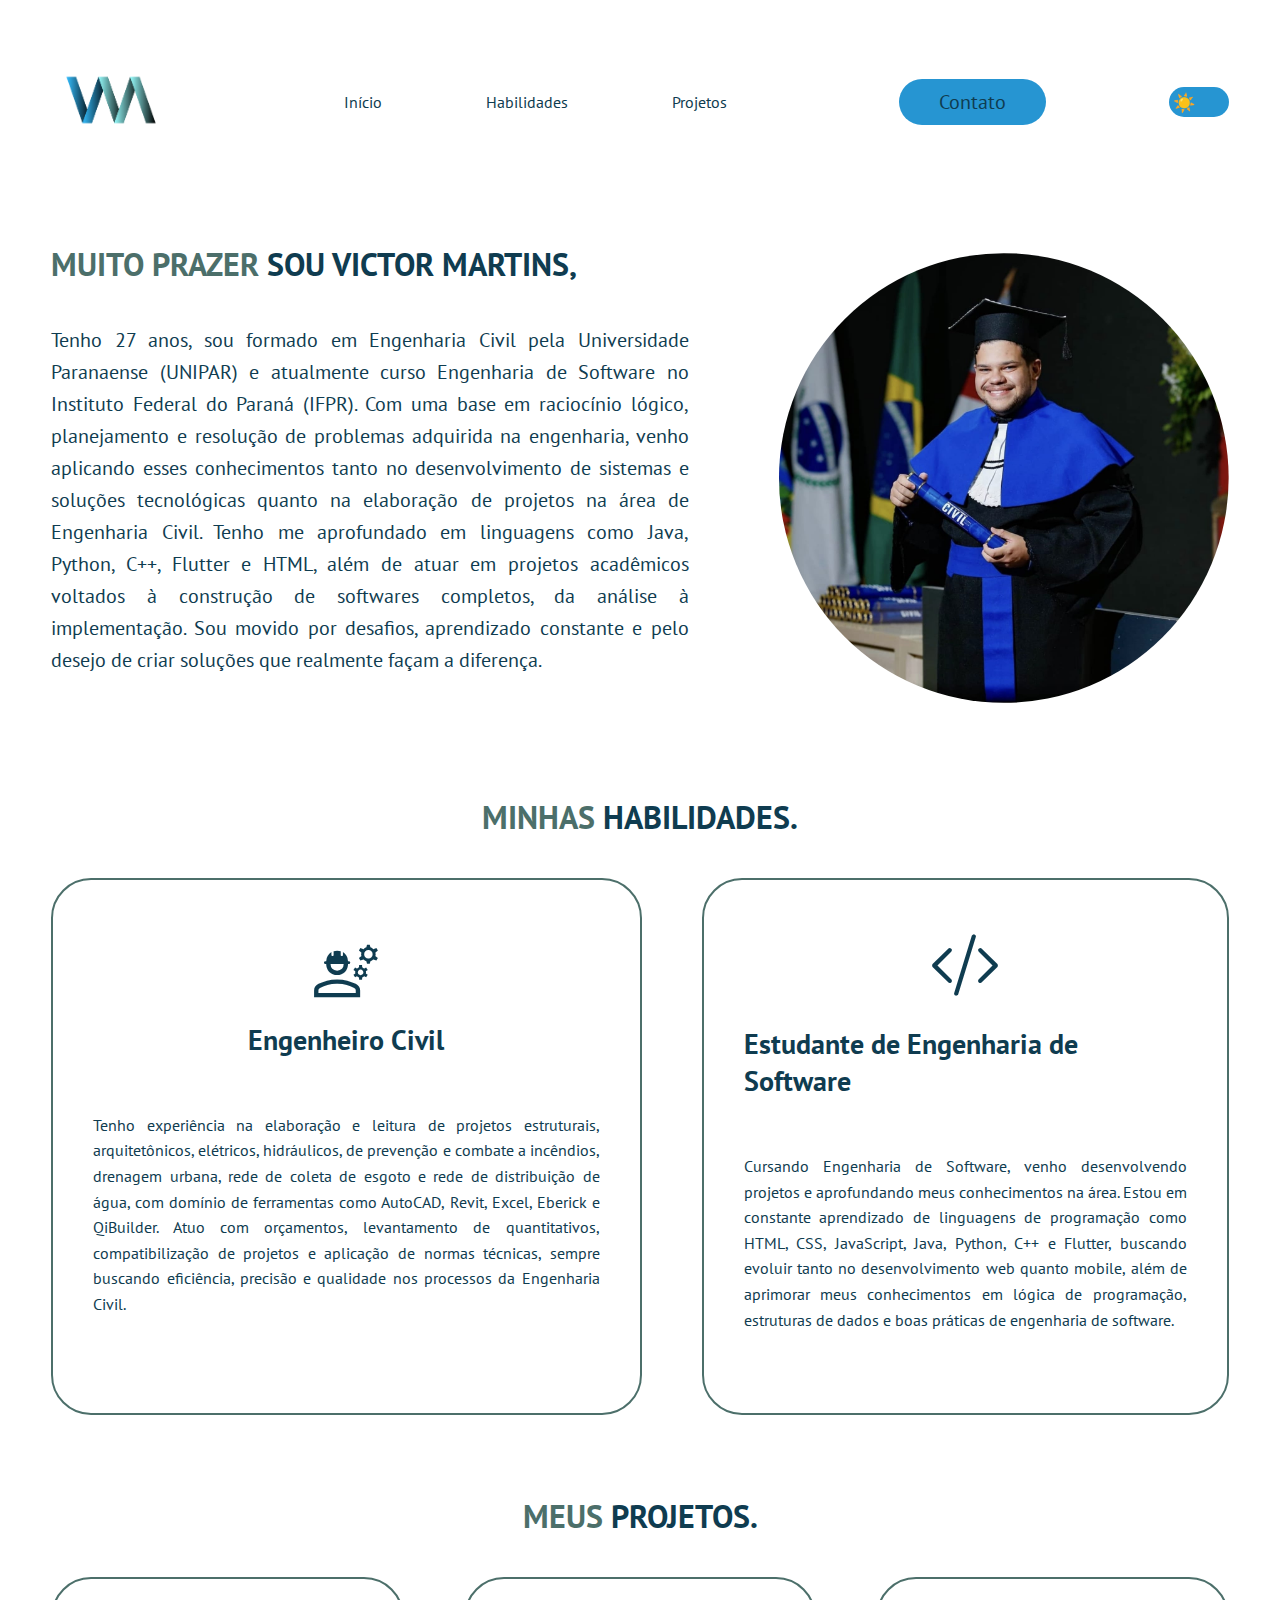
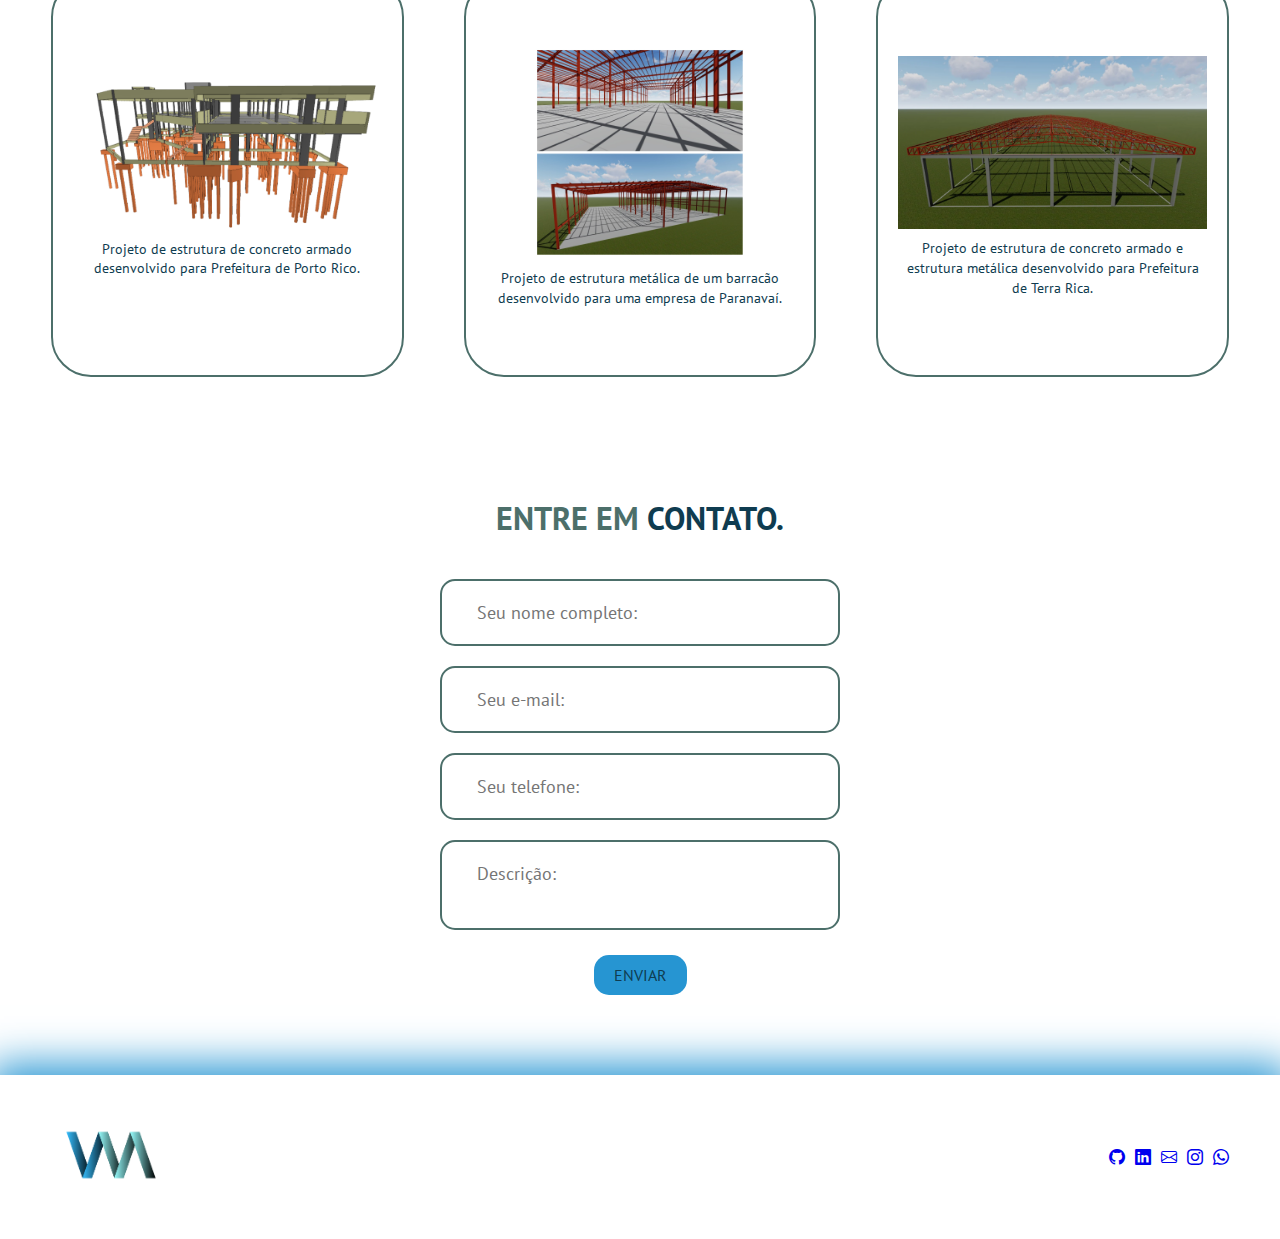
<file: index.html>
<!DOCTYPE html>
<html>
<head>
    <meta charset="UTF-8">
    <meta name="viewport" content="width=device-width, initial-scale=1.0">
    <!--Google fonts inicio-->
    <link rel="preconnect" href="https://fonts.googleapis.com">
    <link rel="preconnect" href="https://fonts.gstatic.com" crossorigin>
    <link href="https://fonts.googleapis.com/css2?family=PT+Sans:ital,wght@0,400;0,700;1,400;1,700&family=Special+Gothic+Expanded+One&display=swap" 
    rel="stylesheet">
    <link rel="stylesheet" href="https://fonts.googleapis.com/css2?family=Material+Symbols+Outlined:opsz,wght,FILL,GRAD@20..48,100..700,0..1,-50..200&icon_names=engineering" />
    <!--Google fonts fim-->
    <!--BOOTSTRAP ICONS-->
    <link rel="stylesheet" href="https://cdn.jsdelivr.net/npm/bootstrap-icons@1.11.3/font/bootstrap-icons.min.css">
    <!--BOOTSTRAP ICONS-->
    <title>Portifólio</title>
    <link rel="stylesheet" href="style.css">
    <script src="script.js" defer></script>
</head>
<body>
    <header>
        <div class="interface">
            <div class="logo">
                <a href="#">
                    <img src="imagem/logo.png" width="120px" alt="logo">
                </a>
            </div><!--logo-->
            <nav class="menu-desktop">
                <ul>
                    <li><a href="#inicio">Início</a></li>
                    <li><a href="#habilidades">Habilidades</a></li>
                    <li><a href="#projetos">Projetos</a></li>
                </ul>
            </nav>
            <div class="vm-contato">
                <a href="#contato">
                    <button>Contato</button>
                </a>
            </div>
            <button id="btAlterarTema" class="toggle-btn">
                <span class="icon">☀️</span>
            </button>
            <div class="btn-abrir-menu" id="btn-menu">
                <i class="bi bi-list"></i>
            </div>
            <div class="menu-mobile" id="menu-mobile">
                <div class="btn-fechar">
                    <i class="bi bi-x"></i>
                </div><!--btn-fechar-->
                <nav>
                    <ul>
                        <li><a href="#inicio">Início</a></li>
                        <li><a href="#habilidades">Habilidades</a></li>
                        <li><a href="#projetos">Projetos</a></li>
                        <li><a href="#contato">Contato</a></li>
                    </ul>
                </nav>
            </div><!--menu-mobile-->
            <div class="overlay-menu" id="overlay-menu"></div>
        </div><!--interface-->
    </header>
    <main>
        <section id="incio" class="topo-site">
            <div class="interface">
                <div class="flex">
                    <div class="txt-topo-site">
                        <h1 class="titulo">MUITO PRAZER <span>SOU VICTOR MARTINS,</span></h1>
                        <p>
                            Tenho 27 anos, sou formado em Engenharia Civil pela Universidade Paranaense (UNIPAR) 
                            e atualmente curso Engenharia de Software no Instituto Federal do Paraná (IFPR). 
                            Com uma base em raciocínio lógico, planejamento e resolução de problemas adquirida na engenharia, 
                            venho aplicando esses conhecimentos tanto no desenvolvimento de sistemas e soluções tecnológicas quanto 
                            na elaboração de projetos na área de Engenharia Civil. Tenho me aprofundado em linguagens como Java, Python, C++, Flutter e HTML,
                            além de atuar em projetos acadêmicos voltados à construção de softwares completos, da análise à implementação. 
                            Sou movido por desafios, aprendizado constante e pelo desejo de criar soluções que realmente façam a diferença.
                        </p>
                         
                    </div><!--txt-topo-site-->
                    <div class="img-topo-site">
                        <img src="imagem/foto-sobre-mim.jpeg" width="450px" alt="Victor"/>
                    </div><!--img-topo-site-->
                </div><!--flex-->
            </div><!--interface-->
        </section><!--topo-site-->

        <section id="habilidades" class="habilidades">
            <div class="interface">
                <h2 class="titulo">MINHAS <span>HABILIDADES.</span></h2>
                <div class="flex">
                    <div class="habilidades-box">
                        <span class="material-symbols-outlined">engineering</span>
                        <h3>Engenheiro Civil</h3>
                        <p>Tenho experiência na elaboração e leitura de projetos estruturais, arquitetônicos, elétricos, hidráulicos, 
                            de prevenção e combate a incêndios, drenagem urbana, rede de coleta de esgoto e rede de distribuição de água, 
                            com domínio de ferramentas como AutoCAD, Revit, Excel, Eberick e QiBuilder. 
                            Atuo com orçamentos, levantamento de quantitativos, compatibilização de projetos e aplicação de normas técnicas, 
                            sempre buscando eficiência, precisão e qualidade nos processos da Engenharia Civil.</p>
                    </div><!--habilidades.box-->
                    <div class="habilidades-box">
                        <i class="bi bi-code-slash"></i>
                        <h3>Estudante de Engenharia de Software</h3>
                        <p>Cursando Engenharia de Software, venho desenvolvendo projetos e aprofundando meus conhecimentos na área. 
                            Estou em constante aprendizado de linguagens de programação como HTML, CSS, JavaScript, Java, Python, C++ e Flutter, 
                            buscando evoluir tanto no desenvolvimento web quanto mobile, além de aprimorar meus conhecimentos em lógica de programação, 
                            estruturas de dados e boas práticas de engenharia de software.
                        </p>
                    </div><!--habilidades.box-->
                </div><!--flex-->
            </div><!--interface-->
        </section><!--Experiencias-->
        <section id="projetos" class="projetos">
            <div class="interface">
                <h2 class="titulo">MEUS <span>PROJETOS.</span></h2>
                <div class="flex">
                    <div class="projetos-box">
                        <img src="imagem/projeto-prefeitura.png" alt="prefeitura">
                        <p>Projeto de estrutura de concreto armado desenvolvido para Prefeitura de Porto Rico.</p>
                    </div><!--projetos-box-->
                    <div class="projetos-box">
                        <img src="imagem/projeto-barraco-prats.jpeg" alt="prats">
                        <p>Projeto de estrutura metálica de um barracão desenvolvido para uma empresa de Paranavaí.</p>
                    </div><!--projetos-box-->
                    <div class="projetos-box">
                        <img src="imagem/projeto-refeitorio.png" alt="refeitorio">
                        <p>Projeto de estrutura de concreto armado e estrutura metálica desenvolvido para Prefeitura de Terra Rica.</p>
                    </div><!--projetos-box-->
                </div><!--flex-->
            </div><!--interface-->
        </section><!--Projetos-->
        <section id="contato" class="contatos">
            <div class="interface">
                <h2 class="titulo">ENTRE EM <span>CONTATO.</span></h2>
                <div class="flex">
                    <form action="">
                        <input type="text" name="" id="" placeholder="Seu nome completo:" required>
                        <input type="text" name="" id="" placeholder="Seu e-mail:" required>
                        <input type="text" name="" id="" placeholder="Seu telefone:" required>
                        <textarea name="" id="" placeholder="Descrição:" required></textarea>
                        <div class="btn-enviar">
                            <input type="submit" value="ENVIAR">
                        </div>
                    </form>
                </div><!--flex-->
            </div><!--interface-->
        </section><!--Contato-->
    </main>

    <footer>
        <div class="interface">
            <div class="line-footer">
                <div class="logo-footer">
                    <img src="imagem/logo.png" alt="logo">
                </div>
                <div class="btn-social">
                    <a href="https://github.com/victinhoh08" target="_blank" data-tooltip="GitHub">
                        <i class="bi bi-github"></i>
                    </a>
                    <a href="https://www.linkedin.com/in/victor-martins-0686b41b0/" target="_blank" data-tooltip="LinkedIn">
                        <i class="bi bi-linkedin"></i>
                    </a>
                    <a href="mailto:20210011112@estudantes.ifpr.edu.br" target="_blank" data-tooltip="E-mail">
                        <i class="bi bi-envelope"></i>
                    </a>
                    <a href="https://www.instagram.com/eng_victor.martins/" target="_blank" data-tooltip="Instagram">
                        <i class="bi bi-instagram"></i>
                    </a>
                    <a href="https://wa.me/5544997073599" target="_blank" data-tooltip="WhatsApp">
                        <i class="bi bi-whatsapp"></i>
                    </a>
                </div>
            </div>
        </div>
    </footer>
    <button id="btn-topo" class="btn-topo"><i class="bi bi-arrow-up"></i></button>
</body>
</html>
</file>
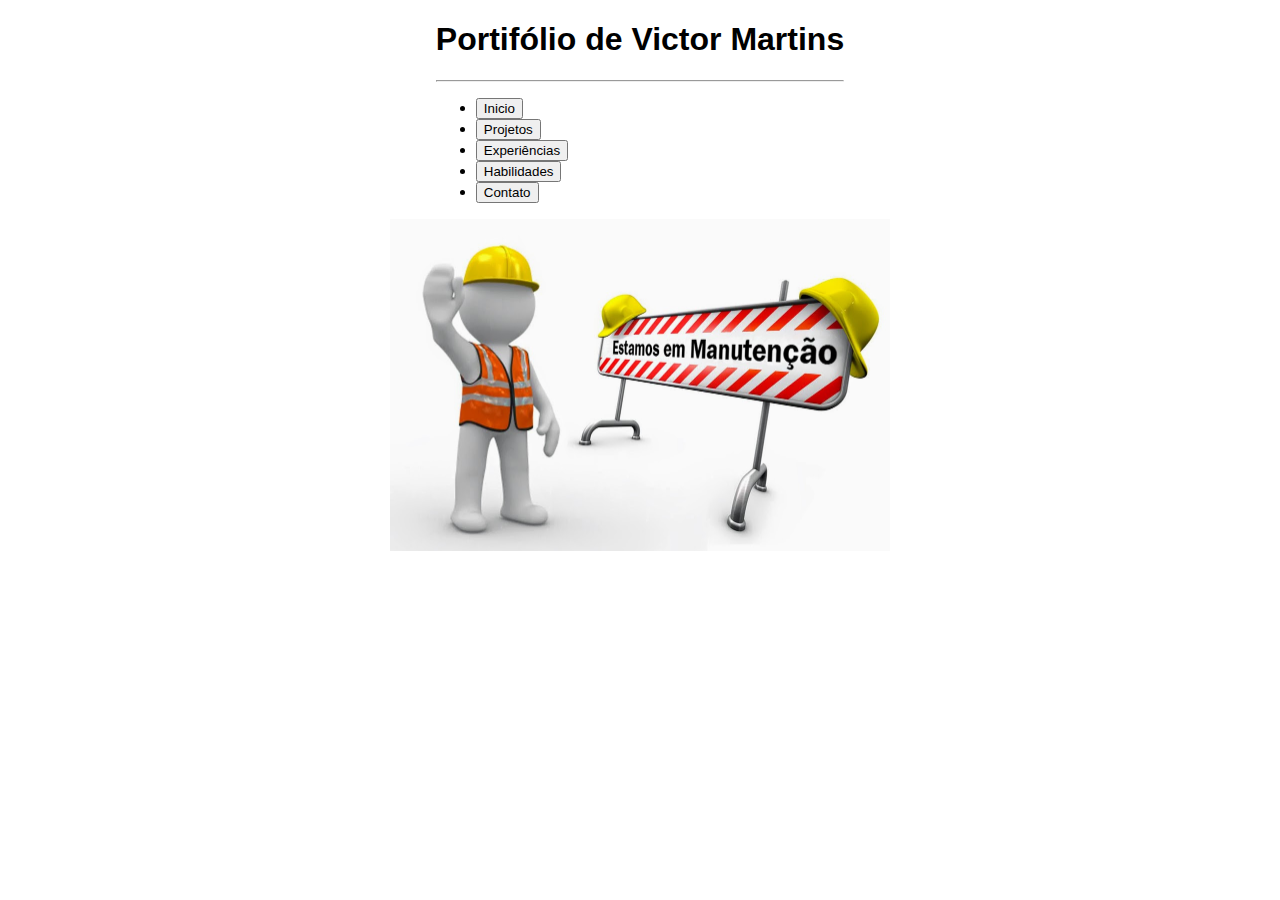
<file: PORTIFOLIO/contato.html>
<!DOCTYPE html>
<head>
    <meta charset="UTF-8">
    <meta name="viewport"
        content="width=device-width, initial-scale=1.0">
    <title>Portifólio</title>
    <link rel="stylesheet" href="style.css">
</head>
<body>
    <header>
        <h1>Portifólio de Victor Martins</h1>
        <hr>
        <nav>
            <ul>
                <li><a href="index.html"><button>Inicio</button></a></li>
                <li><a href="projetos.html"><button>Projetos</button></a></li>
                <li><a href="experiencias.html"><button>Experiências</button></a></li>
                <li><a href="habilidades.html"><button>Habilidades</button></a></li>
                <li><a href="contato.html"><button>Contato</button></a></li>
            </ul>
        </nav>
    </header>
    <img  src="em-manutencao.jpeg" alt="zoeira" width="500px"/>
    <main></main>
</body>
</html>
</file>
<file: style.css>
/* Estilo geral do site*/

* {
    margin: 0;
    padding: 0;
    box-sizing: border-box;
    font-family: "PT Sans", sans-serif;
}

body {
    background-color: var(--background-color);
    color: var(--text-color);
    height: 100vh;
}

body[data-theme="light"] {
    --background-color: #ffffff;
    --text-color: #0F3C50;
    --secondary-text-color: #4C6F6A;
    --highlight-color: #2695D2;
}

body[data-theme="dark"] {
    --background-color: #000000;
    --text-color: #ffffff;
    --secondary-text-color: #4C6F6A;
    --highlight-color: #2695D2;
}

.interface {
    max-width: 1280px;
    margin: 0 auto;
}

.flex {
    display: flex;
}

h1.titulo {
    color: var(--secondary-text-color);
    font-size: 32px;
}

h1.titulo span {
    color: var(--text-color);
}

h2.titulo {
    color: var(--secondary-text-color);
    font-size: 32px;
    text-align: center;
}

h2.titulo span {
    color: var(--text-color);
}

html {
    scroll-behavior: smooth;
}


/*CABECALHO*/

header {
    padding: 40px 4%;
}

header>.interface {
    display: flex;
    align-items: center;
    justify-content: space-between;
}

header a {
    color: var(--text-color);
    text-decoration: none;
    display: inline-block;
    transition: 0.2s;
}

header a:hover {
    color: var(--highlight-color);
    transform: scale(1.05);
}

header nav ul {
    list-style: none;
}

header nav.menu-desktop ul li {
    display: inline-block;
    padding: 0 50px;
}

header .vm-contato button {
    padding: 10px 40px;
    font-size: 20px;
    font-weight: 500;
    background-color: var(--highlight-color);
    color: var(--text-color);
    border: 0;
    border-radius: 30px;
    cursor: pointer;
}

header .vm-contato button:hover {
    box-shadow: 0px 0px 8px var(--secondary-text-color);
    transform: scale(1.05);
}

.toggle-btn {
    display: flex;
    align-items: center;
    justify-content: center;
    width: 60px;
    height: 30px;
    background-color: #2695D2;
    border: none;
    border-radius: 15px;
    cursor: pointer;
    position: relative;
    transition: background-color 0.3s ease;
}

.toggle-btn .icon {
    font-size: 18px;
    position: absolute;
    transition: transform 0.3s ease;
    color: #ffffff;
}

body[data-theme="light"] .toggle-btn {
    background-color: #2695D2;
}

body[data-theme="light"] .toggle-btn .icon {
    transform: translateX(-15px);
}

body[data-theme="dark"] .toggle-btn {
    background-color: #4C6F6A;
}

body[data-theme="dark"] .toggle-btn .icon {
    transform: translateX(15px);
}


body[data-theme="light"] {
    background-color: #ffffff;
    color: #000000;
}

body[data-theme="dark"] {
    background-color: #000000;
    color: #ffffff;
}

/* MOBILE */

.btn-abrir-menu i {
    color: var(--text-color);
    font-size: 40px;
}

.menu-mobile {
    background-color: var(--highlight-color);
    height: 100vh;
    position: fixed;
    top: 0;
    right: 0;
    z-index: 99999;
    width: 0%;
    overflow: hidden;
    transition: .5s;
}

.menu-mobile.abrir-menu {
    width: 70%;
}

.menu-mobile.abrir-menu~.overlay-menu {
    display: block;
}


.menu-mobile nav ul {
    text-align: right;
}

.menu-mobile nav ul li a {
    color: var(--text-color);
    font-size: 20px;
    font-weight: 300;
    padding: 20px 8%;
    display: block;
}

.menu-mobile nav ul li a:hover {
    background-color: var(--secondary-text-color);
    color: var(--text-color);
}


.menu-mobile .btn-fechar i {
    color: var(--text-color);
    font-size: 40px;
}

.menu-mobile .btn-fechar {
    padding: 20px 4%;
}

.overlay-menu {
    background-color: #00000083;
    width: 100%;
    height: 100%;
    position: fixed;
    top: 0;
    left: 0;
    z-index: 88888;
    display: none;
}

/* TOPO DO SITE */

section.topo-site {
    padding: 40px 4%;
}

section.topo-site .flex {
    align-items: center;
    justify-content: center;
    gap: 90px;
}

.topo-site .txt-topo-site h1 {
    color: #4C6F6A;
    font-size: 32px;
    line-height: 40px;
}

.topo-site .txt-topo-site p {
    color: var(--text-color);
    text-align: justify;
    font-size: 20px;
    line-height: 1.6;
    margin: 40px 0;
}

.topo-site .img-topo-site img {
    position: relative;
    animation: pulsar 2s ease-in-out infinite alternate;
    clip-path: circle(50%);
    -webkit-clip-path: circle(50%);
}

@keyframes pulsar {

    0%,
    100% {
        transform: scale(1);
    }

    50% {
        transform: scale(1.05);
    }
}

/* HABILIDADES */

section.habilidades {
    padding: 40px 4%;
}

section.habilidades .flex {
    gap: 60px
}

.habilidades .habilidades-box {
    color: var(--text-color);
    border: 2px solid var(--secondary-text-color);
    padding: 40px;
    display: flex;
    flex-direction: column;
    align-items: center;
    justify-content: center;
    margin-top: 40px;
    border-radius: 40px;
    transition: .2s;
}

.habilidades .habilidades-box:hover {
    transform: scale(1.05);
    box-shadow: 0 0 20px var(--secondary-text-color);
}

.habilidades .habilidades-box span {
    font-size: 70px;
    color: #0F3C50;

}

.habilidades .habilidades-box i {
    font-size: 70px;
    color: #0F3C50;
}

.habilidades .habilidades-box h3 {
    font-size: 28px;
    margin: 15px 0;
}

.habilidades .habilidades-box p {
    text-align: justify;
    font-size: 16px;
    line-height: 1.6;
    margin: 40px 0;
}

/* PROJETOS */

section.projetos {
    padding: 40px 4%;
}

section.projetos .flex {
    gap: 60px
}

.projetos .projetos-box {
    color: var(--text-color);
    border: 2px solid var(--secondary-text-color);
    padding: 20px;
    display: flex;
    flex-direction: column;
    align-items: center;
    justify-content: center;
    margin-top: 40px;
    border-radius: 40px;
    transition: 0.2s;
    width: 400px;
    height: 400px;
    box-sizing: border-box;
    overflow: hidden;
}

.projetos .projetos-box:hover {
    transform: scale(1.05);
    box-shadow: 0 0 20px var(--secondary-text-color)
}

.projetos .projetos-box img {
    max-width: 100%;
    max-height: 60%;
    object-fit: contain;
}

.projetos .projetos-box p {
    text-align: center;
    font-size: 14px;
    line-height: 1.4;
    margin-top: 10px;
    overflow: hidden;
    text-overflow: ellipsis;
    display: -webkit-box;
    -webkit-line-clamp: 3;
    line-clamp: 3;
    -webkit-box-orient: vertical;
}

.overlay {
    position: fixed;
    top: 0;
    left: 0;
    width: 100%;
    height: 100%;
    background-color: rgba(0, 0, 0, 0.5);
    z-index: 9;
    display: none;
}

.projetos .projetos-box.expansivo {
    position: fixed;
    top: 50%;
    left: 50%;
    transform: translate(-50%, -50%) scale(1.5);
    z-index: 10;
    box-shadow: 0 0 30px #4C6F6A;
    background-color: var(--background-color);
    color: var(--text-color);
}

.projetos .projetos-box.expansivo img {
    width: 400px;
    height: auto;
    transition: 0.3s ease-in-out;
}

.projetos .projetos-box h3 {
    font-size: 28px;
    margin: 15px 0;
}

/* CONTATO */

section.contatos {
    padding: 80px 4%;
}

form {
    max-width: 400px;
    width: 100%;
    margin: 0 auto;
    display: flex;
    flex-direction: column;
    gap: 20px;
    margin-top: 40px;
}

form input,
form textarea {
    width: 100%;
    background-color: var(--background-color);
    border: 2px solid var(--secondary-text-color);
    outline: 0;
    padding: 20px 35px;
    border-radius: 15px;
    color: var(--text-color);
    font-size: 18px;
}

form textarea {
    resize: none;
    max-height: 200px;
}

form .btn-enviar {
    margin-top: 5px;
    text-align: center;
}

form .btn-enviar input {
    width: auto;
    padding: 10px 20px;
    background-color: var(--highlight-color);
    color: var(--text-color);
    border: none;
    border-radius: 15px;
    font-size: 16px;
    cursor: pointer;
    transition: 0.3s ease-in-out;
}

form .btn-enviar input:hover {
    box-shadow: 0px 0px 8px var(--highlight-color);
    transform: scale(1.05);
}

.contatos .flex {
    display: flex;
    flex-direction: column;
    align-items: center;
    justify-content: center;
    gap: 20px;
}

/* footer */

footer {
    padding: 20px 4%;
    box-shadow: 0 0 40px 10px #2695D2;
}

footer .line-footer {
    display: flex;
    justify-content: space-between;
    align-items: center;
    width: 100%;
}

.logo-footer img {
    max-width: 120px;
    height: auto;
}

.line-footer .btn-social {
    display: flex;
    flex-direction: row;
    align-items: center;
    justify-content: flex-end;
    gap: 10px;
}

.line-footer .btn-social a button {
    background-color: var(--highlight-color);
    color: var(--text-color);
    border: none;
    border-radius: 50%;
    width: 50px;
    height: 50px;
    display: flex;
    align-items: center;
    justify-content: center;
    font-size: 20px;
    transition: 0.3s ease-in-out;
}

.line-footer .btn-social a button:hover {
    box-shadow: 0px 0px 8px var(--highlight-color);
    transform: scale(1.05);
}

.btn-social a {
    position: relative;
}

.btn-social a::after {
    content: attr(data-tooltip);
    position: absolute;
    bottom: 60px;
    left: 50%;
    transform: translateX(-50%);
    background-color: var(--highlight-color);
    color: var(--text-color);
    padding: 5px 10px;
    border-radius: 5px;
    font-size: 14px;
    white-space: nowrap;
    opacity: 0;
    pointer-events: none;
    transition: opacity 0.3s ease-in-out;
    z-index: 10;
}

.btn-social a:hover::after {
    opacity: 1;
}

.btn-topo {
    position: fixed;
    bottom: 20px;
    right: 20px;
    width: 50px;
    height: 50px;
    background-color: var(--highlight-color);
    color: var(--text-color);
    border: none;
    border-radius: 50%;
    display: none;
    align-items: center;
    justify-content: center;
    font-size: 24px;
    cursor: pointer;
    box-shadow: 0px 0px 8px var(--secondary-text-color);
    transition: opacity 0.3s ease-in-out;
}

.btn-topo:hover {
    background-color: var(--highlight-color);
    box-shadow: 0px 0px 12px var(--highlight-color);
}

@media screen and (max-width: 894px) {

    .flex {
        flex-direction: column;
    }

    h2.titulo {
        font-size: 26px;
        line-height: 26px;

    }

    /* cabecalho */
    .menu-desktop,
    .vm-contato {
        display: none;
    }

    /* topo do site */

    section.topo-site {
        padding: 20px 8%;
    }

    .topo-site .txt-topo-site h1 {
        font-size: 26px;
    }

    .topo-site .img-topo-site img {
        width: 100%;
    }

    section.topo-site .flex {
        flex-direction: column-reverse;
        gap: 40px;
    }

    /* HABILIDADES */

    section.habilidades {
        padding: 40px 8%;
    }

    section.habilidades .flex {
        gap: 10px
    }

    .habilidades .habilidades-box {
        box-shadow: none;
        transform: none;
        transition: none;
    }

    .habilidades .habilidades-box:hover {
        box-shadow: none;
        transform: none;
    }

    /* projetos */

    section.projetos {
        padding: 40px 8%;
    }

    section.projetos .flex {
        gap: 10px
    }

    .projetos .projetos-box {
        max-width: 100%;
        box-shadow: none;
        transform: none;
        transition: none;
        pointer-events: none;
    }

    .projetos .projetos-box:hover {
        box-shadow: none;
        transform: none;
    }

    .projetos .projetos-box img {
        max-width: 100%;
        max-height: 60%;

    }

    /* rodape */

    footer .line-footer {
        flex-direction: column;
    }
}

@media screen and (min-width: 895px) {
    .btn-abrir-menu {
        display: none; /* Oculta o botão do menu em telas maiores */
    }
}
</file>
<file: PORTIFOLIO/style.css>
body {
    background-color: #ffffff;
    font-family: Arial, sans-serif;
    margin: 0;
    padding: 0;
    display: flex;
    flex-direction: column;
    align-items: center;
}

/* Container que alinha a imagem e o texto lado a lado */
.container {
    display: flex;
    align-items: center;
    justify-content: center; /* Centraliza o conteúdo */
    width: 80%; /* Define a largura do container */
    max-width: 900px; /* Define um limite de tamanho */
    gap: 20px; /* Espaço entre a imagem e o texto */
    margin-top: 20px;
}

/* Ajustando o tamanho da imagem */
.container img {
    width: 40%; /* Define a largura da imagem */
    max-width: 300px; /* Limita o tamanho da imagem */
    height: auto; /* Mantém a proporção original */
    border-radius: 10px;
}

/* Ajustando o texto para ocupar o restante do espaço */
.container .texto {
    width: 60%; /* Define a largura do texto */
    text-align: left; /* Mantém alinhado à esquerda */
    font-size: 18px;
}
</file>
